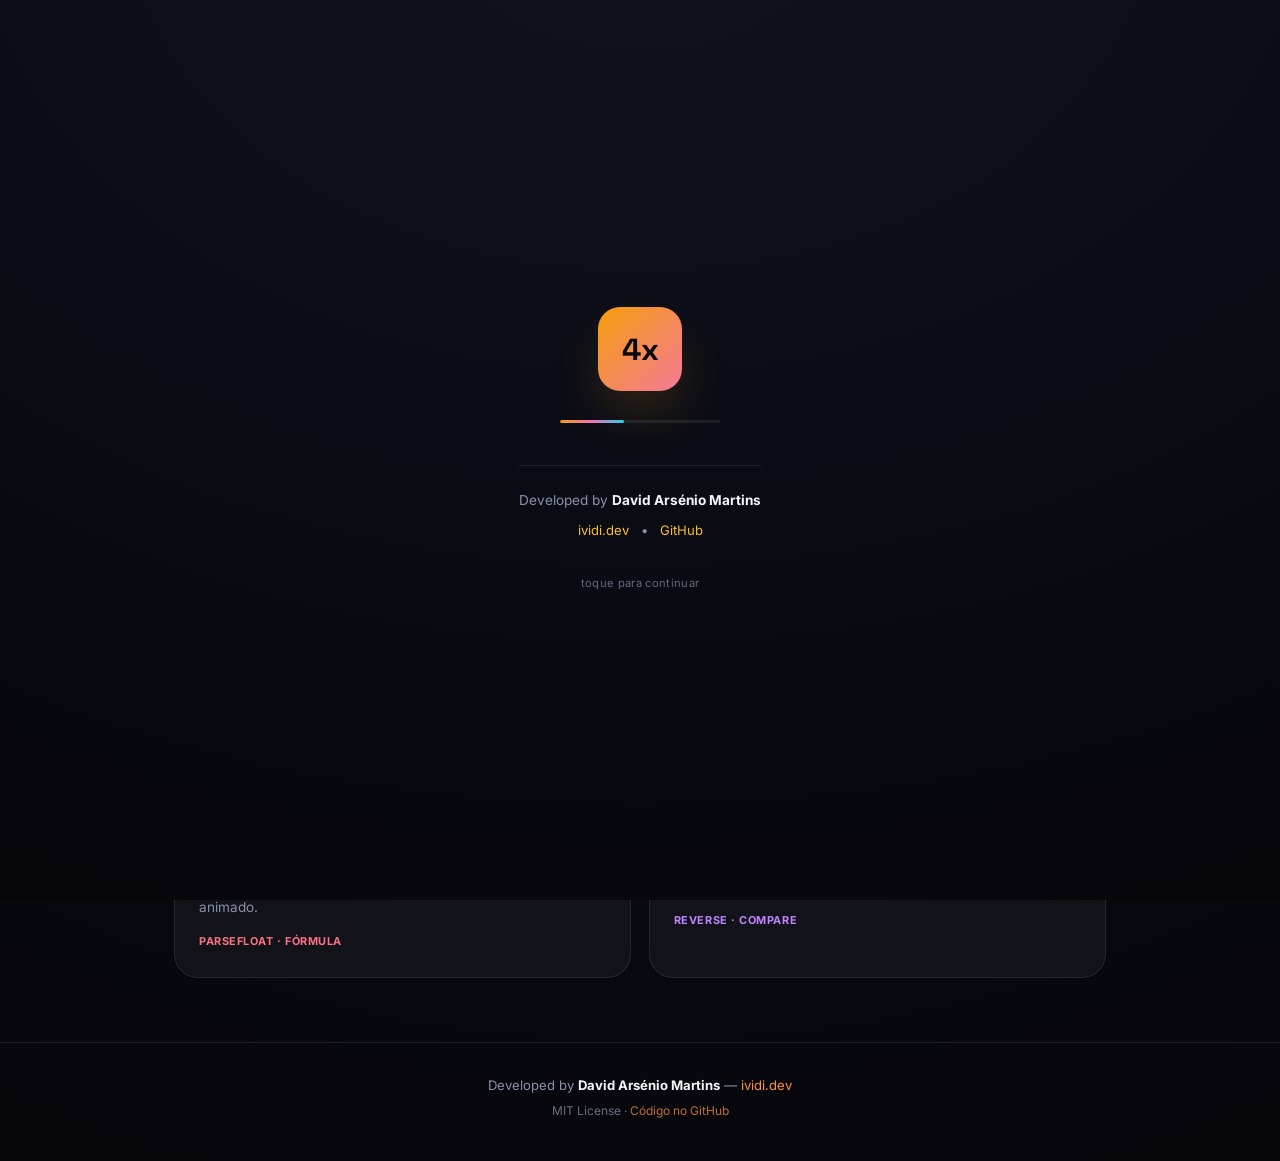
<file: index.html>
<!DOCTYPE html>
<html lang="pt">
<head>
<meta charset="UTF-8" />
<meta name="viewport" content="width=device-width, initial-scale=1.0" />
<title data-i18n="home.pageTitle">4 Exercises — Desafios de Lógica em JavaScript</title>
<meta name="description" data-i18n-content="home.metaDesc" content="Quatro exercícios interativos de JavaScript: anagrama, contador de vogais, conversor de temperatura e palíndromo. Por David Arsénio Martins." />

<meta property="og:title" data-i18n-content="home.pageTitle" content="4 Exercises — Desafios de Lógica em JavaScript" />
<meta property="og:description" data-i18n-content="home.metaDesc" content="Quatro exercícios interativos de lógica em JavaScript, com um design moderno e animado." />
<meta property="og:type" content="website" />
<meta property="og:url" content="https://ividi.dev/" />

<link rel="icon" href="data:image/svg+xml,%3Csvg xmlns='http://www.w3.org/2000/svg' viewBox='0 0 100 100'%3E%3Crect width='100' height='100' rx='24' fill='%230b0d16'/%3E%3Ctext x='50' y='66' font-size='54' font-family='sans-serif' font-weight='700' fill='%23f59e0b' text-anchor='middle'%3E4x%3C/text%3E%3C/svg%3E" />

<link rel="preconnect" href="https://fonts.googleapis.com" />
<link rel="stylesheet" href="css/style.css" />
<link rel="stylesheet" href="css/home.css" />
</head>
<body>
<div id="splash" class="splash" role="dialog" aria-label="Apresentação">
  <div class="splash-inner">
    <div class="splash-mark">4x</div>
    <div class="splash-bar"><span></span></div>
    <div class="splash-credit">
      <p class="splash-dev">Developed by <strong>David Arsénio Martins</strong></p>
      <div class="splash-links">
        <a href="https://ividi.dev/" target="_blank" rel="noopener">ividi.dev</a>
        <span class="dot-sep">•</span>
        <a href="https://github.com/VidiPT89/4exercisesHD" target="_blank" rel="noopener">GitHub</a>
      </div>
    </div>
    <p class="splash-skip" data-i18n="splash.skip">toque para continuar</p>
  </div>
</div>

<div class="bg-orbs" aria-hidden="true">
  <span class="orb orb-1"></span>
  <span class="orb orb-2"></span>
  <span class="orb orb-3"></span>
</div>
<div class="grain" aria-hidden="true"></div>

<header class="site-nav">
  <div class="nav-inner">
    <a href="index.html" class="brand"><span class="brand-mark">4x</span>4 Exercises</a>
    <div class="nav-right">
      <nav class="nav-links">
        <a href="anagrama.html" data-i18n="nav.anagrama">🔤 Anagrama</a>
        <a href="contador.html" data-i18n="nav.contador">🔢 Vogais</a>
        <a href="conversor.html" data-i18n="nav.conversor">🌡️ Temperatura</a>
        <a href="palindromo.html" data-i18n="nav.palindromo">🔁 Palíndromo</a>
      </nav>
      <div class="lang-switch" role="group" aria-label="Idioma / Language">
        <button class="lang-btn" data-lang="pt" onclick="setLang('pt')">PT</button>
        <button class="lang-btn" data-lang="en" onclick="setLang('en')">EN</button>
      </div>
    </div>
  </div>
</header>

<main class="home">
  <section class="hero">
    <span class="kicker"><span class="dot"></span> <span data-i18n="home.kicker">live demo · vanilla JS</span></span>
    <h1 data-i18n-html="home.title">4 exercícios de <span class="grad">lógica em JavaScript</span></h1>
    <p data-i18n="home.lead">Quatro mini-desafios clássicos — manipulação de strings, loops, condicionais e DOM —
       reconstruídos com uma interface moderna, animada e pronta para demonstração ao vivo.</p>
    <div class="stack">
      <span>HTML5</span>
      <span>CSS3</span>
      <span>JavaScript</span>
      <span data-i18n="home.stack.zero">Zero dependências</span>
    </div>
  </section>

  <section class="grid" id="cards">
    <a href="anagrama.html" class="card">
      <div class="card-top">
        <div class="card-icon">🔤</div>
        <div class="card-arrow">↗</div>
      </div>
      <h3 data-i18n="home.card1.title">Anagrama</h3>
      <p data-i18n="home.card1.desc">Verifica se duas palavras são anagramas comparando letras ordenadas.</p>
      <span class="card-tag">split · sort · join</span>
    </a>

    <a href="contador.html" class="card">
      <div class="card-top">
        <div class="card-icon">🔢</div>
        <div class="card-arrow">↗</div>
      </div>
      <h3 data-i18n="home.card2.title">Contador de Vogais</h3>
      <p data-i18n="home.card2.desc">Percorre um texto letra a letra e conta as vogais em tempo real.</p>
      <span class="card-tag">for loop · includes</span>
    </a>

    <a href="conversor.html" class="card">
      <div class="card-top">
        <div class="card-icon">🌡️</div>
        <div class="card-arrow">↗</div>
      </div>
      <h3 data-i18n="home.card3.title">Conversor de Temperatura</h3>
      <p data-i18n="home.card3.desc">Converte entre Celsius e Fahrenheit com um termómetro animado.</p>
      <span class="card-tag">parseFloat · fórmula</span>
    </a>

    <a href="palindromo.html" class="card">
      <div class="card-top">
        <div class="card-icon">🔁</div>
        <div class="card-arrow">↗</div>
      </div>
      <h3 data-i18n="home.card4.title">Palíndromo</h3>
      <p data-i18n="home.card4.desc">Inverte o texto e compara com o original, com espelho ao vivo.</p>
      <span class="card-tag">reverse · compare</span>
    </a>
  </section>
</main>

<footer class="site-footer">
  <p>Developed by <strong>David Arsénio Martins</strong> — <a href="https://ividi.dev/" target="_blank" rel="noopener">ividi.dev</a></p>
  <p class="fine-print" data-i18n-html="footer.license">MIT License · <a href="https://github.com/VidiPT89/4exercisesHD" target="_blank" rel="noopener">Código no GitHub</a></p>
</footer>

<script src="js/i18n.js"></script>
<script src="js/app.js"></script>
<script src="js/splash.js"></script>
</body>
</html>
</file>
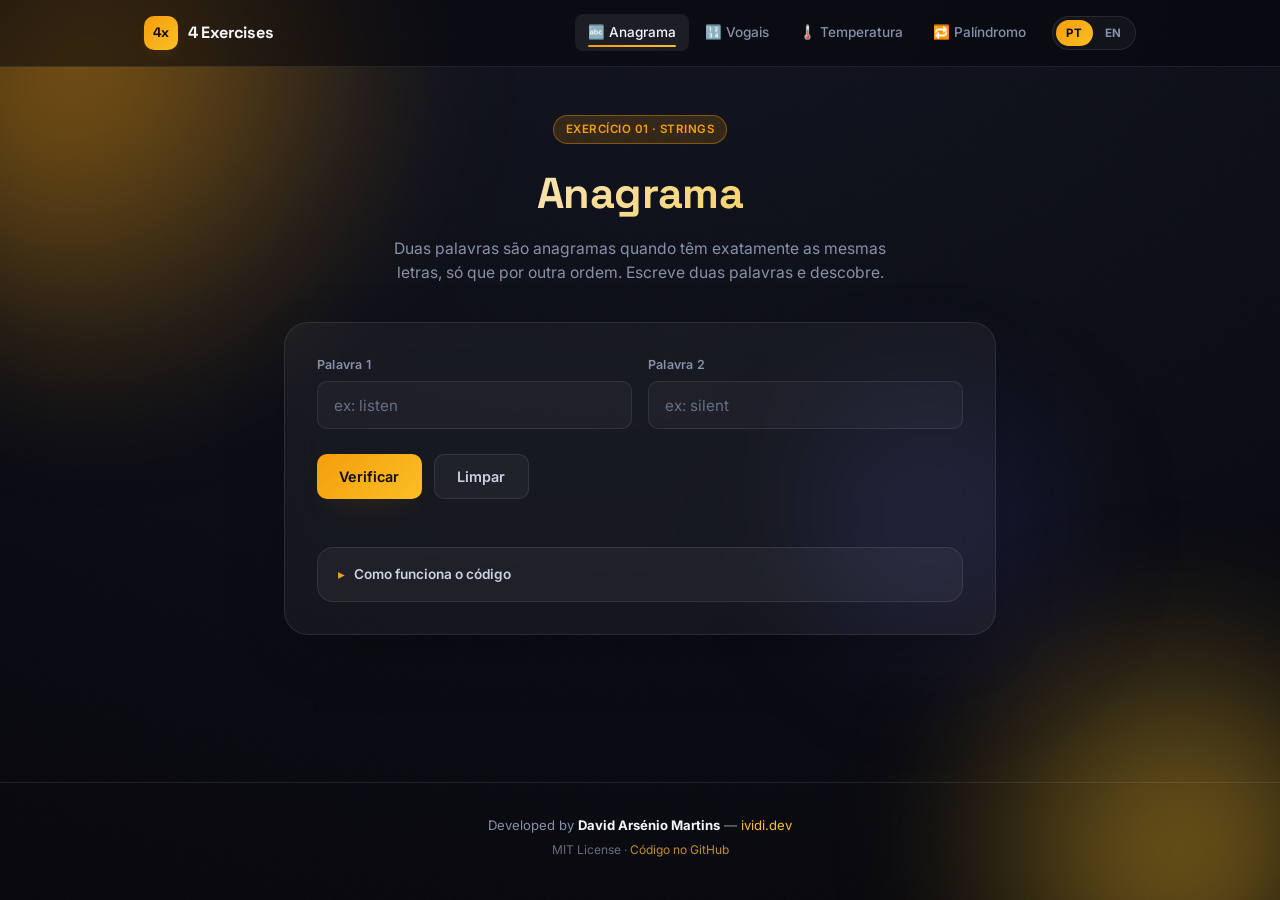
<file: anagrama.html>
<!DOCTYPE html>
<html lang="pt" class="theme-anagrama">
<head>
<meta charset="UTF-8" />
<meta name="viewport" content="width=device-width, initial-scale=1.0" />
<title data-i18n="anagrama.pageTitle">Anagrama — 4 Exercises</title>
<meta name="description" data-i18n-content="anagrama.metaDesc" content="Verifica se duas palavras são anagramas, com visualização animada das letras ordenadas." />
<link rel="icon" href="data:image/svg+xml,%3Csvg xmlns='http://www.w3.org/2000/svg' viewBox='0 0 100 100'%3E%3Crect width='100' height='100' rx='24' fill='%230b0d16'/%3E%3Ctext x='50' y='68' font-size='54' text-anchor='middle'%3E%F0%9F%94%A4%3C/text%3E%3C/svg%3E" />
<link rel="preconnect" href="https://fonts.googleapis.com" />
<link rel="stylesheet" href="css/style.css" />
<link rel="stylesheet" href="css/anagrama.css" />
</head>
<body>
<div class="bg-orbs" aria-hidden="true">
  <span class="orb orb-1"></span>
  <span class="orb orb-2"></span>
  <span class="orb orb-3"></span>
</div>
<div class="grain" aria-hidden="true"></div>

<header class="site-nav">
  <div class="nav-inner">
    <a href="index.html" class="brand"><span class="brand-mark">4x</span>4 Exercises</a>
    <div class="nav-right">
      <nav class="nav-links">
        <a href="anagrama.html" data-i18n="nav.anagrama">🔤 Anagrama</a>
        <a href="contador.html" data-i18n="nav.contador">🔢 Vogais</a>
        <a href="conversor.html" data-i18n="nav.conversor">🌡️ Temperatura</a>
        <a href="palindromo.html" data-i18n="nav.palindromo">🔁 Palíndromo</a>
      </nav>
      <div class="lang-switch" role="group" aria-label="Idioma / Language">
        <button class="lang-btn" data-lang="pt" onclick="setLang('pt')">PT</button>
        <button class="lang-btn" data-lang="en" onclick="setLang('en')">EN</button>
      </div>
    </div>
  </div>
</header>

<main>
  <section class="exercise-hero">
    <span class="badge" data-i18n="anagrama.badge">Exercício 01 · Strings</span>
    <h1 data-i18n="anagrama.h1">Anagrama</h1>
    <p class="lead" data-i18n="anagrama.lead">Duas palavras são anagramas quando têm exatamente as mesmas letras, só que por outra ordem. Escreve duas palavras e descobre.</p>
  </section>

  <section class="panel">
    <div class="row-2">
      <div class="field">
        <label for="palavra1" data-i18n="anagrama.label1">Palavra 1</label>
        <input class="input" type="text" id="palavra1" data-i18n-placeholder="anagrama.placeholder1" placeholder="ex: listen" autocomplete="off" />
      </div>
      <div class="field">
        <label for="palavra2" data-i18n="anagrama.label2">Palavra 2</label>
        <input class="input" type="text" id="palavra2" data-i18n-placeholder="anagrama.placeholder2" placeholder="ex: silent" autocomplete="off" />
      </div>
    </div>

    <div class="actions">
      <button class="btn btn-primary" onclick="verificar()" data-i18n="anagrama.btnCheck">Verificar</button>
      <button class="btn btn-ghost" onclick="limpar()" data-i18n="anagrama.btnClear">Limpar</button>
    </div>

    <div class="result" id="resultado"></div>

    <div class="tiles-wrap" id="tilesWrap">
      <div class="tiles-row">
        <span class="tiles-label" data-i18n="anagrama.tilesLabel1">Palavra 1 ordenada</span>
        <div class="tiles" id="tiles1"></div>
      </div>
      <div class="tiles-row">
        <span class="tiles-label" data-i18n="anagrama.tilesLabel2">Palavra 2 ordenada</span>
        <div class="tiles" id="tiles2"></div>
      </div>
    </div>

    <details class="how">
      <summary data-i18n="anagrama.howSummary">Como funciona o código</summary>
      <div class="how-body">
        <p data-i18n-html="anagrama.howBody">Cada palavra é passada para minúsculas, sem espaços, depois dividida em letras com <code>split("")</code>, ordenada alfabeticamente com <code>sort()</code> e reconstruída com <code>join("")</code>. Se as duas strings resultantes forem iguais, são anagramas.</p>
        <pre>a = a.toLowerCase().replace(/ /g, "").split("").sort().join("");
b = b.toLowerCase().replace(/ /g, "").split("").sort().join("");
a === b // true → anagramas</pre>
      </div>
    </details>
  </section>
</main>

<footer class="site-footer">
  <p>Developed by <strong>David Arsénio Martins</strong> — <a href="https://ividi.dev/" target="_blank" rel="noopener">ividi.dev</a></p>
  <p class="fine-print" data-i18n-html="footer.license">MIT License · <a href="https://github.com/VidiPT89/4exercisesHD" target="_blank" rel="noopener">Código no GitHub</a></p>
</footer>

<script src="js/i18n.js"></script>
<script src="js/app.js"></script>
<script src="js/anagrama.js"></script>
</body>
</html>
</file>
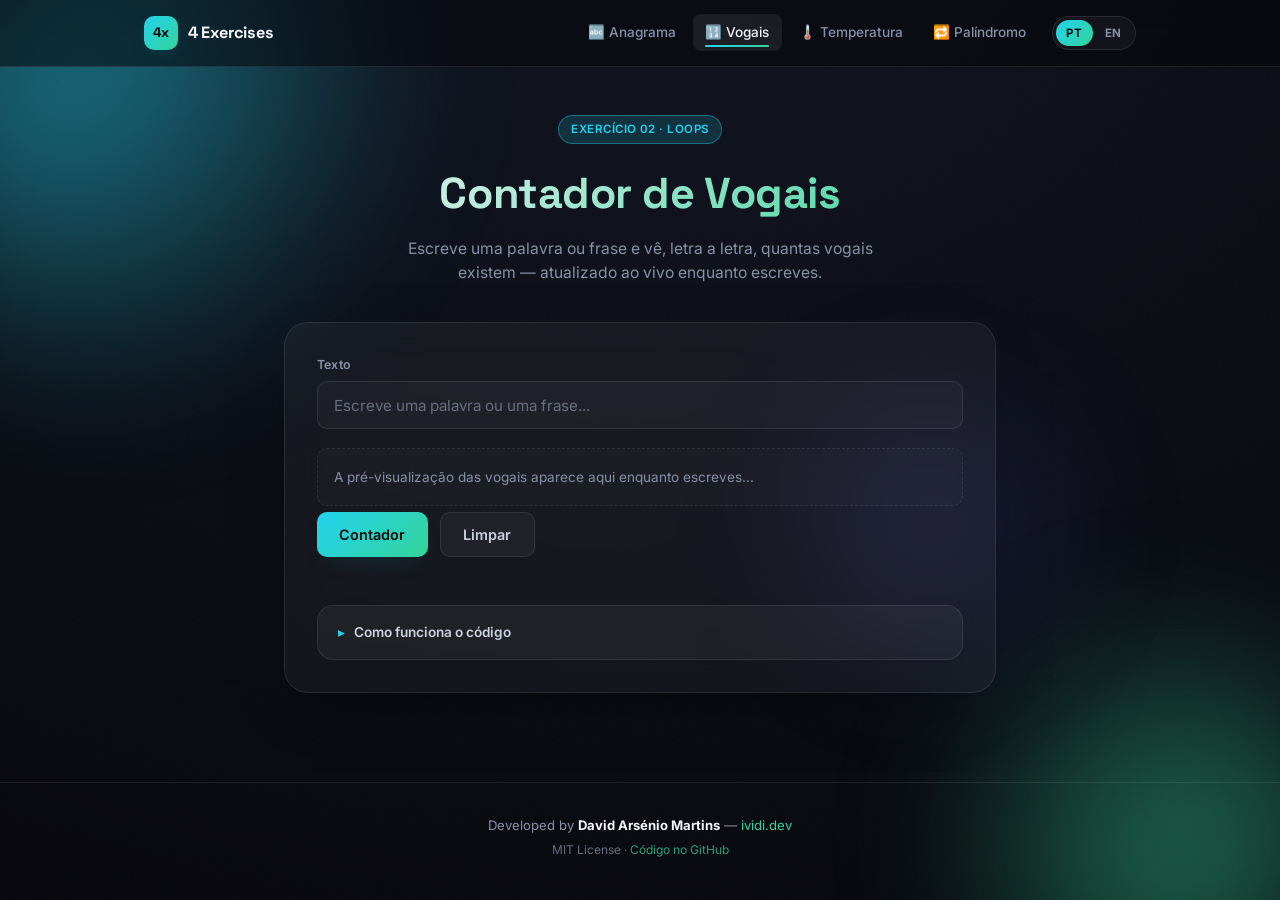
<file: contador.html>
<!DOCTYPE html>
<html lang="pt" class="theme-contador">
<head>
<meta charset="UTF-8" />
<meta name="viewport" content="width=device-width, initial-scale=1.0" />
<title data-i18n="contador.pageTitle">Contador de Vogais — 4 Exercises</title>
<meta name="description" data-i18n-content="contador.metaDesc" content="Conta as vogais de uma palavra ou frase em tempo real, com destaque animado das letras." />
<link rel="icon" href="data:image/svg+xml,%3Csvg xmlns='http://www.w3.org/2000/svg' viewBox='0 0 100 100'%3E%3Crect width='100' height='100' rx='24' fill='%230b0d16'/%3E%3Ctext x='50' y='68' font-size='54' text-anchor='middle'%3E%F0%9F%94%A2%3C/text%3E%3C/svg%3E" />
<link rel="preconnect" href="https://fonts.googleapis.com" />
<link rel="stylesheet" href="css/style.css" />
<link rel="stylesheet" href="css/contador.css" />
</head>
<body>
<div class="bg-orbs" aria-hidden="true">
  <span class="orb orb-1"></span>
  <span class="orb orb-2"></span>
  <span class="orb orb-3"></span>
</div>
<div class="grain" aria-hidden="true"></div>

<header class="site-nav">
  <div class="nav-inner">
    <a href="index.html" class="brand"><span class="brand-mark">4x</span>4 Exercises</a>
    <div class="nav-right">
      <nav class="nav-links">
        <a href="anagrama.html" data-i18n="nav.anagrama">🔤 Anagrama</a>
        <a href="contador.html" data-i18n="nav.contador">🔢 Vogais</a>
        <a href="conversor.html" data-i18n="nav.conversor">🌡️ Temperatura</a>
        <a href="palindromo.html" data-i18n="nav.palindromo">🔁 Palíndromo</a>
      </nav>
      <div class="lang-switch" role="group" aria-label="Idioma / Language">
        <button class="lang-btn" data-lang="pt" onclick="setLang('pt')">PT</button>
        <button class="lang-btn" data-lang="en" onclick="setLang('en')">EN</button>
      </div>
    </div>
  </div>
</header>

<main>
  <section class="exercise-hero">
    <span class="badge" data-i18n="contador.badge">Exercício 02 · Loops</span>
    <h1 data-i18n="contador.h1">Contador de Vogais</h1>
    <p class="lead" data-i18n="contador.lead">Escreve uma palavra ou frase e vê, letra a letra, quantas vogais existem — atualizado ao vivo enquanto escreves.</p>
  </section>

  <section class="panel">
    <div class="field">
      <label for="texto" data-i18n="contador.label">Texto</label>
      <input class="input" type="text" id="texto" data-i18n-placeholder="contador.placeholder" placeholder="Escreve uma palavra ou uma frase..." autocomplete="off" />
    </div>

    <div class="preview" id="preview"></div>

    <div class="actions">
      <button class="btn btn-primary" onclick="contador()" data-i18n="contador.btnCount">Contador</button>
      <button class="btn btn-ghost" onclick="limpar()" data-i18n="contador.btnClear">Limpar</button>
    </div>

    <div class="result" id="resultado"></div>

    <div class="counter-big" id="counterBig" style="display:none;">
      <span class="num" id="counterNum">0</span>
      <span class="label" data-i18n="contador.counterLabel">vogais encontradas</span>
    </div>

    <details class="how">
      <summary data-i18n="contador.howSummary">Como funciona o código</summary>
      <div class="how-body">
        <p data-i18n-html="contador.howBody">O texto é passado para minúsculas e percorrido caractere a caractere com um ciclo <code>for</code>. Cada letra é testada com <code>"aeiou".includes(letra)</code> — se for vogal, o contador soma 1.</p>
        <pre>for (let i = 0; i < texto.length; i++) {
  if ("aeiou".includes(texto[i])) total++;
}</pre>
      </div>
    </details>
  </section>
</main>

<footer class="site-footer">
  <p>Developed by <strong>David Arsénio Martins</strong> — <a href="https://ividi.dev/" target="_blank" rel="noopener">ividi.dev</a></p>
  <p class="fine-print" data-i18n-html="footer.license">MIT License · <a href="https://github.com/VidiPT89/4exercisesHD" target="_blank" rel="noopener">Código no GitHub</a></p>
</footer>

<script src="js/i18n.js"></script>
<script src="js/app.js"></script>
<script src="js/contador.js"></script>
</body>
</html>
</file>
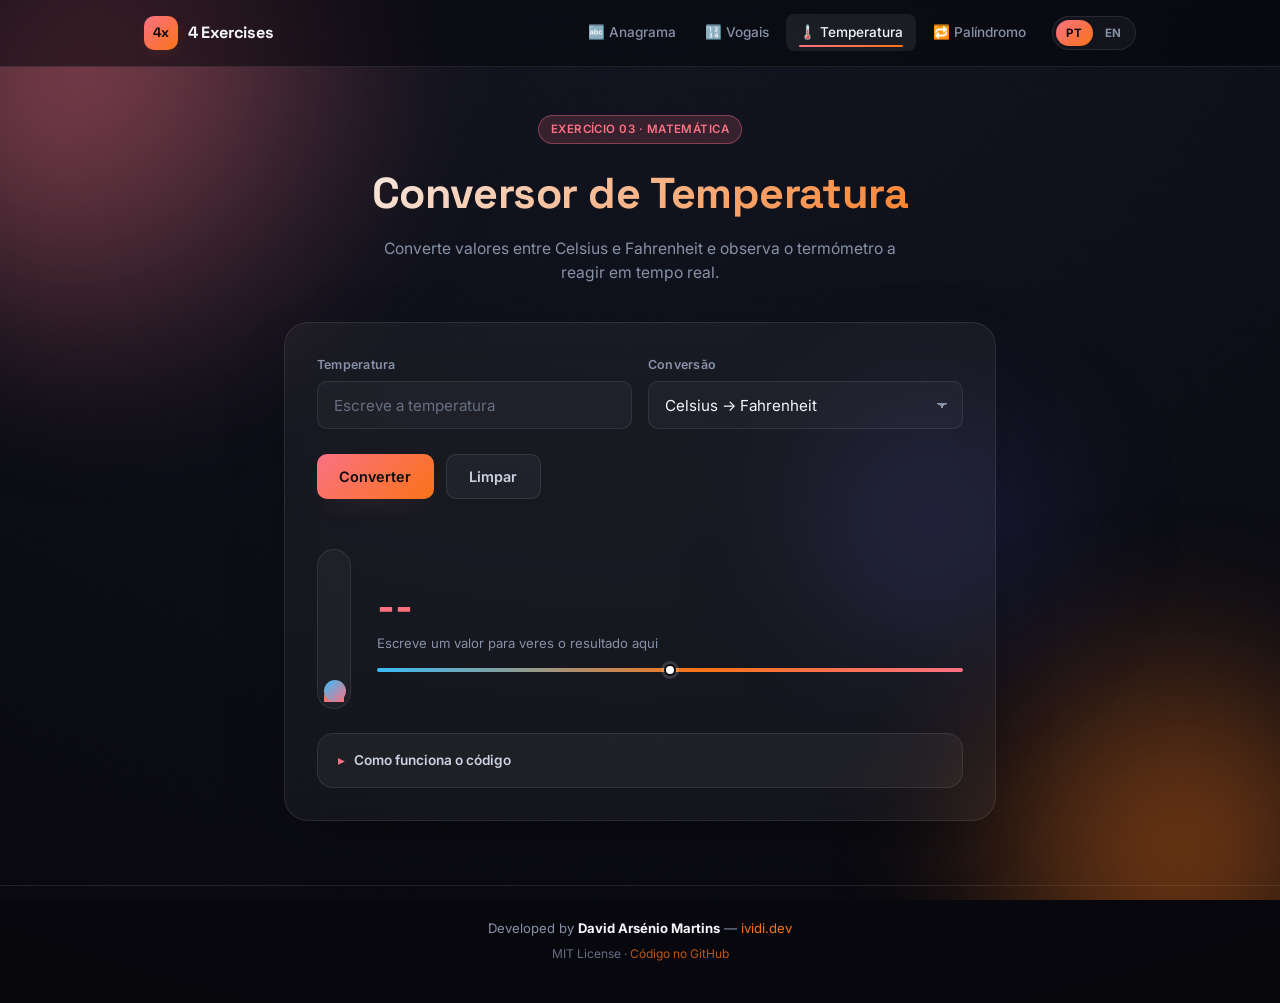
<file: conversor.html>
<!DOCTYPE html>
<html lang="pt" class="theme-conversor">
<head>
<meta charset="UTF-8" />
<meta name="viewport" content="width=device-width, initial-scale=1.0" />
<title data-i18n="conversor.pageTitle">Conversor de Temperatura — 4 Exercises</title>
<meta name="description" data-i18n-content="conversor.metaDesc" content="Converte temperaturas entre Celsius e Fahrenheit com um termómetro animado em tempo real." />
<link rel="icon" href="data:image/svg+xml,%3Csvg xmlns='http://www.w3.org/2000/svg' viewBox='0 0 100 100'%3E%3Crect width='100' height='100' rx='24' fill='%230b0d16'/%3E%3Ctext x='50' y='68' font-size='54' text-anchor='middle'%3E%F0%9F%8C%A1%EF%B8%8F%3C/text%3E%3C/svg%3E" />
<link rel="preconnect" href="https://fonts.googleapis.com" />
<link rel="stylesheet" href="css/style.css" />
<link rel="stylesheet" href="css/conversor.css" />
</head>
<body>
<div class="bg-orbs" aria-hidden="true">
  <span class="orb orb-1"></span>
  <span class="orb orb-2"></span>
  <span class="orb orb-3"></span>
</div>
<div class="grain" aria-hidden="true"></div>

<header class="site-nav">
  <div class="nav-inner">
    <a href="index.html" class="brand"><span class="brand-mark">4x</span>4 Exercises</a>
    <div class="nav-right">
      <nav class="nav-links">
        <a href="anagrama.html" data-i18n="nav.anagrama">🔤 Anagrama</a>
        <a href="contador.html" data-i18n="nav.contador">🔢 Vogais</a>
        <a href="conversor.html" data-i18n="nav.conversor">🌡️ Temperatura</a>
        <a href="palindromo.html" data-i18n="nav.palindromo">🔁 Palíndromo</a>
      </nav>
      <div class="lang-switch" role="group" aria-label="Idioma / Language">
        <button class="lang-btn" data-lang="pt" onclick="setLang('pt')">PT</button>
        <button class="lang-btn" data-lang="en" onclick="setLang('en')">EN</button>
      </div>
    </div>
  </div>
</header>

<main>
  <section class="exercise-hero">
    <span class="badge" data-i18n="conversor.badge">Exercício 03 · Matemática</span>
    <h1 data-i18n="conversor.h1">Conversor de Temperatura</h1>
    <p class="lead" data-i18n="conversor.lead">Converte valores entre Celsius e Fahrenheit e observa o termómetro a reagir em tempo real.</p>
  </section>

  <section class="panel">
    <div class="row-2">
      <div class="field">
        <label for="valor" data-i18n="conversor.labelValor">Temperatura</label>
        <input class="input" type="number" id="valor" data-i18n-placeholder="conversor.placeholderValor" placeholder="Escreve a temperatura" step="any" />
      </div>
      <div class="field">
        <label for="tipo" data-i18n="conversor.labelTipo">Conversão</label>
        <select class="input" id="tipo">
          <option value="cf" data-i18n="conversor.optionCF">Celsius → Fahrenheit</option>
          <option value="fc" data-i18n="conversor.optionFC">Fahrenheit → Celsius</option>
        </select>
      </div>
    </div>

    <div class="actions">
      <button class="btn btn-primary" onclick="converter()" data-i18n="conversor.btnConvert">Converter</button>
      <button class="btn btn-ghost" onclick="limpar()" data-i18n="conversor.btnClear">Limpar</button>
    </div>

    <div class="result" id="resultado"></div>

    <div class="gauge-wrap">
      <div class="thermo"><div class="thermo-fill" id="thermoFill"></div></div>
      <div class="gauge-info">
        <div class="gauge-value" id="gaugeValue">--</div>
        <div class="gauge-sub" id="gaugeSub" data-i18n="conversor.gaugeDefault">Escreve um valor para veres o resultado aqui</div>
        <div class="gauge-scale"><span class="gauge-marker" id="gaugeMarker" style="left:50%"></span></div>
      </div>
    </div>

    <details class="how">
      <summary data-i18n="conversor.howSummary">Como funciona o código</summary>
      <div class="how-body">
        <p data-i18n-html="conversor.howBody">O valor é convertido para número com <code>parseFloat</code>. Depois é aplicada a fórmula certa consoante o tipo de conversão escolhido, e o resultado é arredondado a duas casas decimais com <code>toFixed(2)</code>.</p>
        <pre>C → F:  (valor * 9 / 5) + 32
F → C:  (valor - 32) * 5 / 9</pre>
      </div>
    </details>
  </section>
</main>

<footer class="site-footer">
  <p>Developed by <strong>David Arsénio Martins</strong> — <a href="https://ividi.dev/" target="_blank" rel="noopener">ividi.dev</a></p>
  <p class="fine-print" data-i18n-html="footer.license">MIT License · <a href="https://github.com/VidiPT89/4exercisesHD" target="_blank" rel="noopener">Código no GitHub</a></p>
</footer>

<script src="js/i18n.js"></script>
<script src="js/app.js"></script>
<script src="js/conversor.js"></script>
</body>
</html>
</file>
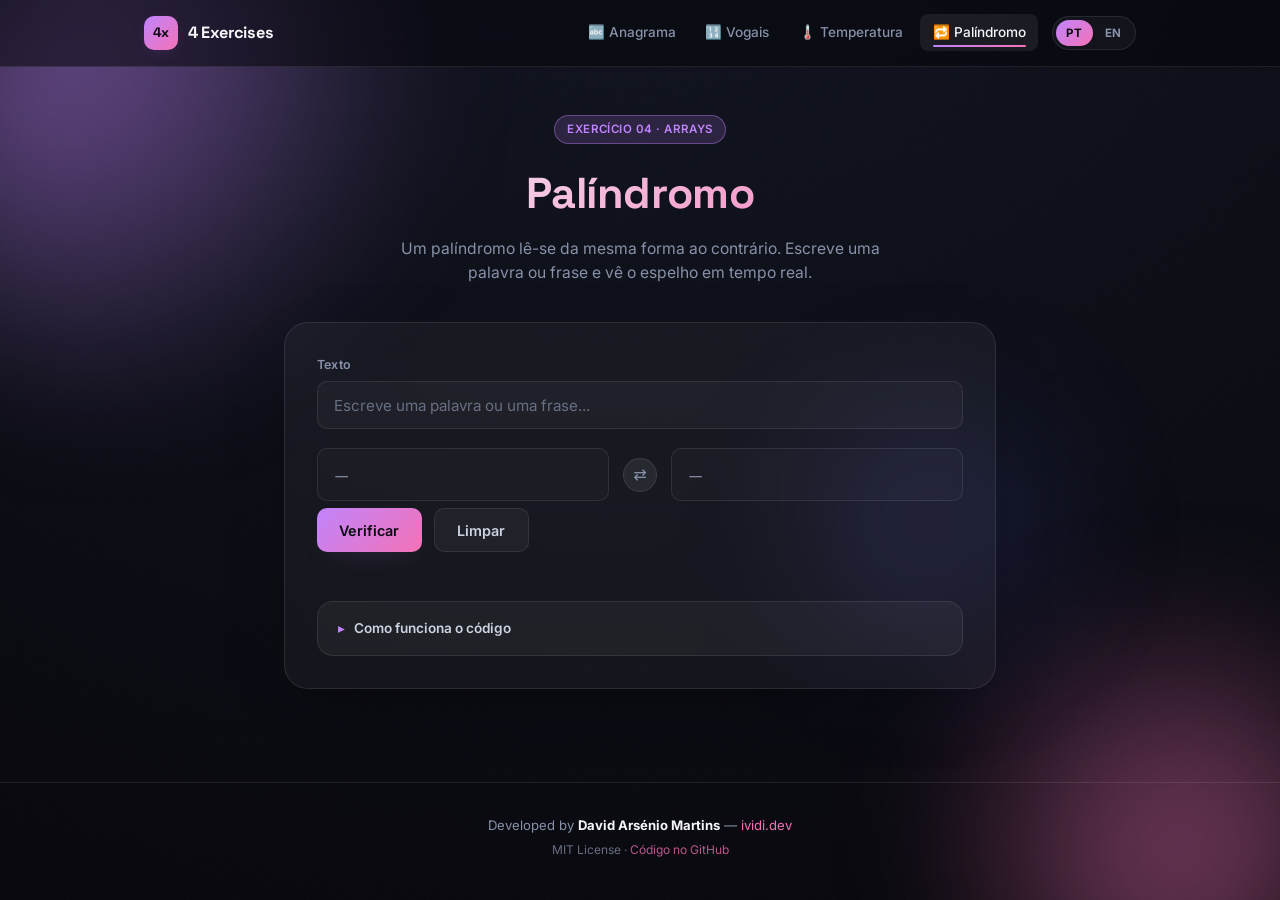
<file: palindromo.html>
<!DOCTYPE html>
<html lang="pt" class="theme-palindromo">
<head>
<meta charset="UTF-8" />
<meta name="viewport" content="width=device-width, initial-scale=1.0" />
<title data-i18n="palindromo.pageTitle">Palíndromo — 4 Exercises</title>
<meta name="description" data-i18n-content="palindromo.metaDesc" content="Verifica se uma palavra ou frase é um palíndromo, com um espelho de texto animado ao vivo." />
<link rel="icon" href="data:image/svg+xml,%3Csvg xmlns='http://www.w3.org/2000/svg' viewBox='0 0 100 100'%3E%3Crect width='100' height='100' rx='24' fill='%230b0d16'/%3E%3Ctext x='50' y='68' font-size='54' text-anchor='middle'%3E%F0%9F%94%81%3C/text%3E%3C/svg%3E" />
<link rel="preconnect" href="https://fonts.googleapis.com" />
<link rel="stylesheet" href="css/style.css" />
<link rel="stylesheet" href="css/palindromo.css" />
</head>
<body>
<div class="bg-orbs" aria-hidden="true">
  <span class="orb orb-1"></span>
  <span class="orb orb-2"></span>
  <span class="orb orb-3"></span>
</div>
<div class="grain" aria-hidden="true"></div>

<header class="site-nav">
  <div class="nav-inner">
    <a href="index.html" class="brand"><span class="brand-mark">4x</span>4 Exercises</a>
    <div class="nav-right">
      <nav class="nav-links">
        <a href="anagrama.html" data-i18n="nav.anagrama">🔤 Anagrama</a>
        <a href="contador.html" data-i18n="nav.contador">🔢 Vogais</a>
        <a href="conversor.html" data-i18n="nav.conversor">🌡️ Temperatura</a>
        <a href="palindromo.html" data-i18n="nav.palindromo">🔁 Palíndromo</a>
      </nav>
      <div class="lang-switch" role="group" aria-label="Idioma / Language">
        <button class="lang-btn" data-lang="pt" onclick="setLang('pt')">PT</button>
        <button class="lang-btn" data-lang="en" onclick="setLang('en')">EN</button>
      </div>
    </div>
  </div>
</header>

<main>
  <section class="exercise-hero">
    <span class="badge" data-i18n="palindromo.badge">Exercício 04 · Arrays</span>
    <h1 data-i18n="palindromo.h1">Palíndromo</h1>
    <p class="lead" data-i18n="palindromo.lead">Um palíndromo lê-se da mesma forma ao contrário. Escreve uma palavra ou frase e vê o espelho em tempo real.</p>
  </section>

  <section class="panel">
    <div class="field">
      <label for="texto" data-i18n="palindromo.label">Texto</label>
      <input class="input" type="text" id="texto" data-i18n-placeholder="palindromo.placeholder" placeholder="Escreve uma palavra ou uma frase..." autocomplete="off" />
    </div>

    <div class="mirror">
      <div class="mirror-side" id="original"></div>
      <div class="mirror-icon" id="mirrorIcon">⇄</div>
      <div class="mirror-side" id="invertido"></div>
    </div>
    <div class="confetti-layer" id="confetti"></div>

    <div class="actions">
      <button class="btn btn-primary" onclick="verificar()" data-i18n="palindromo.btnCheck">Verificar</button>
      <button class="btn btn-ghost" onclick="limpar()" data-i18n="palindromo.btnClear">Limpar</button>
    </div>

    <div class="result" id="resultado"></div>

    <details class="how">
      <summary data-i18n="palindromo.howSummary">Como funciona o código</summary>
      <div class="how-body">
        <p data-i18n-html="palindromo.howBody">O texto é dividido em letras com <code>split("")</code>, invertido com <code>reverse()</code> e reconstruído com <code>join("")</code>. Se o resultado for igual ao texto original, é um palíndromo.</p>
        <pre>const invertido = texto.split("").reverse().join("");
texto === invertido // true → palíndromo</pre>
      </div>
    </details>
  </section>
</main>

<footer class="site-footer">
  <p>Developed by <strong>David Arsénio Martins</strong> — <a href="https://ividi.dev/" target="_blank" rel="noopener">ividi.dev</a></p>
  <p class="fine-print" data-i18n-html="footer.license">MIT License · <a href="https://github.com/VidiPT89/4exercisesHD" target="_blank" rel="noopener">Código no GitHub</a></p>
</footer>

<script src="js/i18n.js"></script>
<script src="js/app.js"></script>
<script src="js/palindromo.js"></script>
</body>
</html>
</file>
<file: css/style.css>
/* =========================================================
   4 Exercises HD — Shared Design System
   Developed by David Arsénio Martins — https://ividi.dev/
   ========================================================= */

@import url('https://fonts.googleapis.com/css2?family=Space+Grotesk:wght@500;600;700&family=Inter:wght@400;500;600;700&display=swap');

:root {
  --bg-0: #06060b;
  --bg-1: #0b0d16;
  --bg-2: #10131f;
  --ink-0: #f5f6fa;
  --ink-1: #cbd2e1;
  --ink-2: #8791a8;
  --line: rgba(255, 255, 255, 0.09);
  --glass: rgba(255, 255, 255, 0.045);
  --glass-strong: rgba(255, 255, 255, 0.07);
  --danger: #f87171;
  --success: #34d399;

  /* default accent (home) */
  --accent: #f59e0b;
  --accent-2: #fb923c;
  --accent-soft: rgba(245, 158, 11, 0.16);

  --radius-sm: 10px;
  --radius-md: 16px;
  --radius-lg: 24px;
  --ease: cubic-bezier(0.22, 1, 0.36, 1);
  --font-head: 'Space Grotesk', system-ui, -apple-system, sans-serif;
  --font-body: 'Inter', system-ui, -apple-system, sans-serif;
}

html.theme-anagrama   { --accent: #f59e0b; --accent-2: #fbbf24; --accent-soft: rgba(245, 158, 11, .16); }
html.theme-contador   { --accent: #22d3ee; --accent-2: #34d399; --accent-soft: rgba(34, 211, 238, .16); }
html.theme-conversor  { --accent: #fb7185; --accent-2: #f97316; --accent-soft: rgba(251, 113, 133, .16); }
html.theme-palindromo { --accent: #c084fc; --accent-2: #f472b6; --accent-soft: rgba(192, 132, 252, .16); }

* { margin: 0; padding: 0; box-sizing: border-box; }

html { scroll-behavior: smooth; }

body {
  min-height: 100vh;
  background: radial-gradient(120% 120% at 50% -10%, var(--bg-2) 0%, var(--bg-1) 45%, var(--bg-0) 100%);
  color: var(--ink-1);
  font-family: var(--font-body);
  line-height: 1.55;
  overflow-x: hidden;
  position: relative;
  display: flex;
  flex-direction: column;
}

h1, h2, h3, .brand { font-family: var(--font-head); color: var(--ink-0); letter-spacing: -0.01em; }

a { color: inherit; }

::selection { background: var(--accent); color: #0a0a0f; }

/* ---------- ambient background orbs ---------- */
.bg-orbs {
  position: fixed;
  inset: 0;
  z-index: 0;
  pointer-events: none;
  overflow: hidden;
}

.orb {
  position: absolute;
  border-radius: 50%;
  filter: blur(70px);
  opacity: 0.55;
  will-change: transform;
}

.orb-1 {
  width: 42vw; height: 42vw;
  top: -12%; left: -8%;
  background: radial-gradient(circle at 30% 30%, var(--accent), transparent 70%);
  animation: float1 22s var(--ease) infinite alternate;
}

.orb-2 {
  width: 34vw; height: 34vw;
  bottom: -14%; right: -6%;
  background: radial-gradient(circle at 60% 60%, var(--accent-2), transparent 70%);
  animation: float2 26s var(--ease) infinite alternate;
}

.orb-3 {
  width: 26vw; height: 26vw;
  top: 40%; left: 60%;
  background: radial-gradient(circle, #6366f1, transparent 70%);
  opacity: 0.25;
  animation: float3 30s var(--ease) infinite alternate;
}

@keyframes float1 { to { transform: translate(6vw, 8vh) scale(1.12); } }
@keyframes float2 { to { transform: translate(-5vw, -6vh) scale(1.08); } }
@keyframes float3 { to { transform: translate(-8vw, 5vh) scale(0.94); } }

.grain {
  position: fixed;
  inset: 0;
  z-index: 1;
  pointer-events: none;
  background-image: url("data:image/svg+xml,%3Csvg xmlns='http://www.w3.org/2000/svg' width='120' height='120'%3E%3Cfilter id='n'%3E%3CfeTurbulence type='fractalNoise' baseFrequency='0.9' numOctaves='2' stitchTiles='stitch'/%3E%3C/filter%3E%3Crect width='100%25' height='100%25' filter='url(%23n)' opacity='0.035'/%3E%3C/svg%3E");
}

/* ---------- nav ---------- */
.site-nav {
  position: sticky;
  top: 0;
  z-index: 20;
  backdrop-filter: blur(14px);
  -webkit-backdrop-filter: blur(14px);
  background: rgba(6, 6, 11, 0.55);
  border-bottom: 1px solid var(--line);
}

.nav-inner {
  max-width: 1040px;
  margin: 0 auto;
  padding: 0.9rem 1.5rem;
  display: flex;
  align-items: center;
  justify-content: space-between;
  gap: 1rem;
  flex-wrap: wrap;
}

.brand {
  display: flex;
  align-items: center;
  gap: 0.6rem;
  font-weight: 700;
  font-size: 1.02rem;
  text-decoration: none;
}

.brand-mark {
  display: grid;
  place-items: center;
  width: 34px;
  height: 34px;
  border-radius: 10px;
  background: linear-gradient(135deg, var(--accent), var(--accent-2));
  color: #0a0a0f;
  font-weight: 700;
  font-size: 0.85rem;
  box-shadow: 0 4px 16px -4px var(--accent-soft);
}

.nav-right {
  display: flex;
  align-items: center;
  gap: 0.85rem;
  flex-wrap: wrap;
}

.nav-links {
  display: flex;
  gap: 0.25rem;
  flex-wrap: wrap;
}

.lang-switch {
  display: flex;
  gap: 2px;
  padding: 3px;
  border-radius: 999px;
  background: var(--glass);
  border: 1px solid var(--line);
}

.lang-btn {
  border: none;
  cursor: pointer;
  background: transparent;
  color: var(--ink-2);
  font-family: var(--font-body);
  font-weight: 700;
  font-size: 0.72rem;
  letter-spacing: 0.03em;
  padding: 0.35rem 0.65rem;
  border-radius: 999px;
  transition: color 0.2s var(--ease), background 0.2s var(--ease);
}

.lang-btn:hover { color: var(--ink-0); }

.lang-btn.active {
  color: #0a0a0f;
  background: linear-gradient(135deg, var(--accent), var(--accent-2));
}

.nav-links a {
  position: relative;
  padding: 0.5rem 0.8rem;
  font-size: 0.85rem;
  font-weight: 500;
  color: var(--ink-2);
  text-decoration: none;
  border-radius: 8px;
  transition: color 0.2s var(--ease), background 0.2s var(--ease);
  white-space: nowrap;
}

.nav-links a:hover { color: var(--ink-0); background: var(--glass); }

.nav-links a.active {
  color: var(--ink-0);
  background: var(--glass-strong);
}

.nav-links a.active::after {
  content: '';
  position: absolute;
  left: 0.8rem;
  right: 0.8rem;
  bottom: 0.28rem;
  height: 2px;
  border-radius: 2px;
  background: linear-gradient(90deg, var(--accent), var(--accent-2));
}

/* ---------- layout ---------- */
main {
  position: relative;
  z-index: 2;
  flex: 1;
  width: 100%;
  max-width: 760px;
  margin: 0 auto;
  padding: 3rem 1.5rem 4rem;
}

.exercise-hero {
  text-align: center;
  margin-bottom: 2.25rem;
  animation: fadeInUp 0.7s var(--ease) both;
}

.badge {
  display: inline-flex;
  align-items: center;
  gap: 0.4rem;
  padding: 0.3rem 0.75rem;
  border-radius: 999px;
  font-size: 0.72rem;
  font-weight: 600;
  letter-spacing: 0.04em;
  text-transform: uppercase;
  color: var(--accent);
  background: var(--accent-soft);
  border: 1px solid color-mix(in srgb, var(--accent) 40%, transparent);
  margin-bottom: 1rem;
}

.exercise-hero h1 {
  font-size: clamp(2rem, 5vw, 2.7rem);
  margin-bottom: 0.6rem;
  background: linear-gradient(135deg, var(--ink-0), var(--accent-2));
  -webkit-background-clip: text;
  background-clip: text;
  color: transparent;
}

.exercise-hero .lead {
  color: var(--ink-2);
  max-width: 520px;
  margin: 0 auto;
  font-size: 0.98rem;
}

/* ---------- glass panel ---------- */
.panel {
  background: var(--glass);
  border: 1px solid var(--line);
  border-radius: var(--radius-lg);
  padding: 2rem;
  backdrop-filter: blur(18px);
  -webkit-backdrop-filter: blur(18px);
  box-shadow: 0 20px 60px -30px rgba(0, 0, 0, 0.6);
  animation: fadeInUp 0.8s 0.05s var(--ease) both;
}

@media (max-width: 560px) { .panel { padding: 1.4rem; } }

/* ---------- fields ---------- */
.field { margin-bottom: 1.15rem; }

.field label {
  display: block;
  font-size: 0.78rem;
  font-weight: 600;
  color: var(--ink-2);
  margin-bottom: 0.45rem;
  letter-spacing: 0.02em;
}

.input, select.input {
  width: 100%;
  padding: 0.85rem 1rem;
  border-radius: var(--radius-sm);
  border: 1px solid var(--line);
  background: rgba(255, 255, 255, 0.03);
  color: var(--ink-0);
  font-family: var(--font-body);
  font-size: 0.95rem;
  outline: none;
  transition: border-color 0.2s var(--ease), box-shadow 0.2s var(--ease), background 0.2s var(--ease);
}

.input::placeholder { color: var(--ink-2); opacity: 0.7; }

.input:focus, select.input:focus {
  border-color: var(--accent);
  background: rgba(255, 255, 255, 0.05);
  box-shadow: 0 0 0 4px var(--accent-soft);
}

.input.shake { animation: shake 0.4s var(--ease); border-color: var(--danger); }

select.input {
  appearance: none;
  background-image: linear-gradient(45deg, transparent 50%, var(--ink-2) 50%), linear-gradient(135deg, var(--ink-2) 50%, transparent 50%);
  background-position: calc(100% - 20px) center, calc(100% - 15px) center;
  background-size: 5px 5px, 5px 5px;
  background-repeat: no-repeat;
  padding-right: 2.4rem;
  cursor: pointer;
}

.row-2 { display: grid; grid-template-columns: 1fr 1fr; gap: 1rem; }
@media (max-width: 560px) { .row-2 { grid-template-columns: 1fr; } }

/* ---------- buttons ---------- */
.actions {
  display: flex;
  gap: 0.75rem;
  flex-wrap: wrap;
  margin-top: 0.4rem;
}

.btn {
  position: relative;
  overflow: hidden;
  border: none;
  cursor: pointer;
  font-family: var(--font-body);
  font-weight: 600;
  font-size: 0.9rem;
  padding: 0.8rem 1.4rem;
  border-radius: var(--radius-sm);
  transition: transform 0.18s var(--ease), box-shadow 0.18s var(--ease), filter 0.18s var(--ease);
  isolation: isolate;
}

.btn:active { transform: scale(0.96); }

.btn-primary {
  color: #0a0a0f;
  background: linear-gradient(135deg, var(--accent), var(--accent-2));
  box-shadow: 0 10px 30px -12px var(--accent-soft);
}

.btn-primary:hover { filter: brightness(1.08); box-shadow: 0 14px 34px -10px var(--accent-soft); transform: translateY(-2px); }

.btn-ghost {
  color: var(--ink-1);
  background: var(--glass);
  border: 1px solid var(--line);
}

.btn-ghost:hover { background: var(--glass-strong); color: var(--ink-0); transform: translateY(-2px); }

.ripple {
  position: absolute;
  border-radius: 50%;
  transform: scale(0);
  background: rgba(255, 255, 255, 0.55);
  animation: ripple 0.6s ease-out;
  pointer-events: none;
}

@keyframes ripple { to { transform: scale(2.6); opacity: 0; } }

/* ---------- result panel ---------- */
.result {
  margin-top: 1.4rem;
  padding: 0;
  max-height: 0;
  opacity: 0;
  overflow: hidden;
  border-radius: var(--radius-sm);
  transition: max-height 0.45s var(--ease), opacity 0.35s var(--ease), padding 0.35s var(--ease), margin 0.35s var(--ease);
  display: flex;
  align-items: center;
  gap: 0.75rem;
  font-weight: 600;
  font-size: 0.95rem;
  border: 1px solid transparent;
}

.result.show {
  max-height: 200px;
  opacity: 1;
  padding: 1rem 1.1rem;
  margin-top: 1.4rem;
}

.result.ok { background: rgba(52, 211, 153, 0.1); border-color: rgba(52, 211, 153, 0.35); color: #6ee7b7; }
.result.err { background: rgba(248, 113, 113, 0.1); border-color: rgba(248, 113, 113, 0.35); color: #fca5a5; }
.result.neutral { background: var(--glass-strong); border-color: var(--line); color: var(--ink-0); }

.result-icon { flex-shrink: 0; width: 22px; height: 22px; }
.result-icon svg { width: 100%; height: 100%; }
.result-icon path, .result-icon circle {
  stroke-dasharray: 60;
  stroke-dashoffset: 60;
  animation: draw 0.5s 0.1s var(--ease) forwards;
}

@keyframes draw { to { stroke-dashoffset: 0; } }

/* ---------- how it works ---------- */
.how {
  margin-top: 1.5rem;
  border: 1px solid var(--line);
  border-radius: var(--radius-md);
  background: var(--glass);
  overflow: hidden;
  animation: fadeInUp 0.9s 0.1s var(--ease) both;
}

.how summary {
  cursor: pointer;
  padding: 1rem 1.25rem;
  font-size: 0.85rem;
  font-weight: 600;
  color: var(--ink-1);
  display: flex;
  align-items: center;
  gap: 0.6rem;
  list-style: none;
}

.how summary::-webkit-details-marker { display: none; }

.how summary::before {
  content: '▸';
  color: var(--accent);
  transition: transform 0.25s var(--ease);
  display: inline-block;
}

.how[open] summary::before { transform: rotate(90deg); }

.how .how-body {
  padding: 0 1.25rem 1.25rem;
  font-size: 0.85rem;
  color: var(--ink-2);
}

.how code {
  background: rgba(255, 255, 255, 0.06);
  padding: 0.1rem 0.4rem;
  border-radius: 4px;
  font-size: 0.82em;
  color: var(--accent-2);
}

.how pre {
  background: rgba(0, 0, 0, 0.35);
  border: 1px solid var(--line);
  border-radius: 10px;
  padding: 0.9rem 1rem;
  overflow-x: auto;
  margin-top: 0.6rem;
  font-size: 0.78rem;
  line-height: 1.7;
  color: var(--ink-1);
}

/* ---------- footer ---------- */
.site-footer {
  position: relative;
  z-index: 2;
  text-align: center;
  padding: 2rem 1.5rem 2.5rem;
  color: var(--ink-2);
  font-size: 0.82rem;
  border-top: 1px solid var(--line);
}

.site-footer strong { color: var(--ink-0); }

.site-footer a {
  color: var(--accent-2);
  text-decoration: none;
  border-bottom: 1px solid transparent;
  transition: border-color 0.2s var(--ease);
}

.site-footer a:hover { border-color: currentColor; }

.site-footer .fine-print { margin-top: 0.4rem; opacity: 0.75; font-size: 0.75rem; }

/* ---------- shared keyframes / utils ---------- */
@keyframes fadeInUp {
  from { opacity: 0; transform: translateY(18px); }
  to { opacity: 1; transform: translateY(0); }
}

@keyframes shake {
  10%, 90% { transform: translateX(-1px); }
  20%, 80% { transform: translateX(2px); }
  30%, 50%, 70% { transform: translateX(-4px); }
  40%, 60% { transform: translateX(4px); }
}

@keyframes popIn {
  from { opacity: 0; transform: scale(0.6); }
  to { opacity: 1; transform: scale(1); }
}

@keyframes pulseGlow {
  0%, 100% { box-shadow: 0 0 0 0 var(--accent-soft); }
  50% { box-shadow: 0 0 0 10px transparent; }
}

.sr-only {
  position: absolute;
  width: 1px; height: 1px;
  overflow: hidden;
  clip: rect(0 0 0 0);
  white-space: nowrap;
}

@media (prefers-reduced-motion: reduce) {
  *, *::before, *::after { animation-duration: 0.001ms !important; animation-iteration-count: 1 !important; transition-duration: 0.001ms !important; }
}
</file>
<file: css/home.css>
/* Landing page specific styles */

/* ---------- intro splash ---------- */
.splash {
  position: fixed;
  inset: 0;
  z-index: 100;
  display: flex;
  align-items: center;
  justify-content: center;
  padding: 1.5rem;
  cursor: pointer;
  background: radial-gradient(120% 120% at 50% -10%, var(--bg-2) 0%, var(--bg-1) 45%, var(--bg-0) 100%);
  transition: opacity 0.6s var(--ease);
}

.splash.hide { opacity: 0; pointer-events: none; }

.splash-inner {
  text-align: center;
  animation: fadeInUp 0.7s var(--ease) both;
}

.splash-mark {
  width: 84px;
  height: 84px;
  margin: 0 auto 1.8rem;
  border-radius: 22px;
  display: grid;
  place-items: center;
  font-family: var(--font-head);
  font-weight: 700;
  font-size: 1.9rem;
  color: #0a0a0f;
  background: linear-gradient(135deg, #f59e0b, #f472b6 55%, #22d3ee);
  background-size: 220% 220%;
  box-shadow: 0 24px 60px -20px rgba(245, 158, 11, 0.45);
  animation: splashGradient 3.4s ease infinite, splashPulse 1.8s ease-in-out infinite;
}

@keyframes splashGradient {
  0%, 100% { background-position: 0% 50%; }
  50% { background-position: 100% 50%; }
}

@keyframes splashPulse {
  0%, 100% { transform: scale(1); }
  50% { transform: scale(1.06); }
}

.splash-bar {
  width: 160px;
  height: 3px;
  margin: 0 auto 2.6rem;
  border-radius: 999px;
  background: rgba(255, 255, 255, 0.08);
  overflow: hidden;
}

.splash-bar span {
  display: block;
  width: 40%;
  height: 100%;
  border-radius: 999px;
  background: linear-gradient(90deg, #f59e0b, #f472b6, #22d3ee);
  animation: splashLoad 1.6s ease-in-out infinite;
}

@keyframes splashLoad {
  0% { transform: translateX(-120%); }
  100% { transform: translateX(360%); }
}

.splash-credit {
  padding-top: 1.5rem;
  border-top: 1px solid var(--line);
}

.splash-dev {
  font-size: 0.85rem;
  color: var(--ink-2);
}

.splash-dev strong { color: var(--ink-0); }

.splash-links {
  margin-top: 0.55rem;
  font-size: 0.82rem;
}

.splash-links a {
  color: #fbbf24;
  text-decoration: none;
  border-bottom: 1px solid transparent;
  transition: border-color 0.2s var(--ease);
}

.splash-links a:hover { border-color: currentColor; }

.splash-links .dot-sep { margin: 0 0.5rem; color: var(--ink-2); }

.splash-skip {
  margin-top: 2.2rem;
  font-size: 0.7rem;
  letter-spacing: 0.03em;
  color: var(--ink-2);
  opacity: 0.7;
  animation: pulseDot 2s ease-in-out infinite;
}

main.home { max-width: 980px; padding-top: 4.5rem; }

.hero {
  text-align: center;
  margin-bottom: 3rem;
  animation: fadeInUp 0.7s var(--ease) both;
}

.hero .kicker {
  display: inline-flex;
  align-items: center;
  gap: 0.5rem;
  padding: 0.35rem 0.85rem;
  border-radius: 999px;
  font-size: 0.75rem;
  font-weight: 600;
  letter-spacing: 0.04em;
  text-transform: uppercase;
  color: #fbbf24;
  background: rgba(245, 158, 11, 0.14);
  border: 1px solid rgba(245, 158, 11, 0.35);
  margin-bottom: 1.4rem;
}

.hero .dot { width: 6px; height: 6px; border-radius: 50%; background: #34d399; box-shadow: 0 0 8px #34d399; animation: pulseDot 1.8s ease-in-out infinite; }

@keyframes pulseDot { 0%, 100% { opacity: 1; } 50% { opacity: 0.35; } }

.hero h1 {
  font-size: clamp(2.4rem, 6vw, 3.6rem);
  line-height: 1.08;
  margin-bottom: 1rem;
}

.hero h1 .grad {
  background: linear-gradient(135deg, #f59e0b, #f472b6 55%, #22d3ee);
  -webkit-background-clip: text;
  background-clip: text;
  color: transparent;
}

.hero p {
  max-width: 560px;
  margin: 0 auto;
  color: var(--ink-2);
  font-size: 1.02rem;
}

.hero-cta {
  margin-top: 1.8rem;
  display: flex;
  justify-content: center;
  gap: 0.75rem;
  flex-wrap: wrap;
}

/* stack badges */
.stack {
  display: flex;
  justify-content: center;
  gap: 0.5rem;
  flex-wrap: wrap;
  margin-top: 1.6rem;
}

.stack span {
  font-size: 0.7rem;
  font-weight: 600;
  padding: 0.3rem 0.7rem;
  border-radius: 999px;
  background: var(--glass);
  border: 1px solid var(--line);
  color: var(--ink-2);
}

/* cards grid */
.grid {
  display: grid;
  grid-template-columns: repeat(2, 1fr);
  gap: 1.1rem;
}

@media (max-width: 640px) { .grid { grid-template-columns: 1fr; } }

.card {
  --c1: var(--accent);
  --c2: var(--accent-2);
  position: relative;
  display: block;
  padding: 1.6rem 1.5rem;
  border-radius: var(--radius-lg);
  background: var(--glass);
  border: 1px solid var(--line);
  text-decoration: none;
  overflow: hidden;
  isolation: isolate;
  transition: transform 0.35s var(--ease), border-color 0.35s var(--ease), box-shadow 0.35s var(--ease);
  animation: fadeInUp 0.7s var(--ease) both;
}

.card:nth-child(1) { --c1: #f59e0b; --c2: #fbbf24; animation-delay: 0.05s; }
.card:nth-child(2) { --c1: #22d3ee; --c2: #34d399; animation-delay: 0.12s; }
.card:nth-child(3) { --c1: #fb7185; --c2: #f97316; animation-delay: 0.19s; }
.card:nth-child(4) { --c1: #c084fc; --c2: #f472b6; animation-delay: 0.26s; }

.card::before {
  content: '';
  position: absolute;
  inset: -40% -40% auto auto;
  width: 60%;
  height: 60%;
  background: radial-gradient(circle, var(--c1), transparent 70%);
  opacity: 0.18;
  z-index: -1;
  transition: opacity 0.35s var(--ease), transform 0.35s var(--ease);
}

.card:hover {
  transform: translateY(-6px);
  border-color: color-mix(in srgb, var(--c1) 45%, var(--line));
  box-shadow: 0 24px 50px -24px color-mix(in srgb, var(--c1) 55%, transparent);
}

.card:hover::before { opacity: 0.32; transform: scale(1.15); }

.card-top {
  display: flex;
  align-items: center;
  justify-content: space-between;
  margin-bottom: 1.1rem;
}

.card-icon {
  width: 46px;
  height: 46px;
  display: grid;
  place-items: center;
  border-radius: 12px;
  font-size: 1.4rem;
  background: linear-gradient(135deg, var(--c1), var(--c2));
  box-shadow: 0 8px 20px -8px color-mix(in srgb, var(--c1) 60%, transparent);
  transition: transform 0.35s var(--ease);
}

.card:hover .card-icon { transform: rotate(-8deg) scale(1.08); }

.card-arrow {
  width: 30px; height: 30px;
  display: grid;
  place-items: center;
  border-radius: 50%;
  border: 1px solid var(--line);
  color: var(--ink-2);
  transition: transform 0.35s var(--ease), color 0.35s var(--ease), border-color 0.35s var(--ease);
}

.card:hover .card-arrow { transform: translate(3px, -3px); color: var(--ink-0); border-color: var(--c1); }

.card h3 { font-size: 1.08rem; margin-bottom: 0.35rem; }
.card p { font-size: 0.85rem; color: var(--ink-2); }

.card-tag {
  display: inline-block;
  margin-top: 0.9rem;
  font-size: 0.68rem;
  font-weight: 700;
  letter-spacing: 0.05em;
  text-transform: uppercase;
  color: var(--c1);
}
</file>
<file: css/anagrama.css>
/* Anagrama — specific styles */

.tiles-wrap {
  display: none;
  margin-top: 1.4rem;
  gap: 1.2rem;
  flex-direction: column;
}

.tiles-wrap.show { display: flex; animation: fadeInUp 0.4s var(--ease) both; }

.tiles-row { display: flex; flex-direction: column; gap: 0.4rem; }

.tiles-row .tiles-label { font-size: 0.72rem; color: var(--ink-2); font-weight: 600; letter-spacing: 0.03em; }

.tiles { display: flex; flex-wrap: wrap; gap: 0.35rem; }

.tile {
  width: 34px;
  height: 34px;
  display: grid;
  place-items: center;
  border-radius: 8px;
  background: var(--glass-strong);
  border: 1px solid var(--line);
  font-family: var(--font-head);
  font-weight: 600;
  font-size: 0.95rem;
  color: var(--ink-1);
  text-transform: uppercase;
  animation: popIn 0.35s var(--ease) both;
}

.tile.match { border-color: var(--success); color: #6ee7b7; background: rgba(52, 211, 153, 0.12); }
.tile.miss { border-color: var(--danger); color: #fca5a5; background: rgba(248, 113, 113, 0.1); }
</file>
<file: css/contador.css>
/* Contador de Vogais — specific styles */

.preview {
  margin-top: 0.9rem;
  padding: 0.9rem 1rem;
  min-height: 3.2rem;
  border-radius: var(--radius-sm);
  border: 1px dashed var(--line);
  background: rgba(255, 255, 255, 0.02);
  font-size: 1rem;
  line-height: 1.7;
  word-break: break-word;
  color: var(--ink-1);
}

.preview:empty::before {
  content: attr(data-empty-text);
  color: var(--ink-2);
  font-size: 0.85rem;
}

.vowel {
  display: inline-block;
  color: #0a0a0f;
  background: linear-gradient(135deg, var(--accent), var(--accent-2));
  border-radius: 4px;
  padding: 0 2px;
  font-weight: 700;
  animation: popIn 0.25s var(--ease) both;
}

.counter-big {
  display: flex;
  align-items: baseline;
  gap: 0.6rem;
  margin-top: 1.4rem;
}

.counter-big .num {
  font-family: var(--font-head);
  font-size: 3rem;
  font-weight: 700;
  background: linear-gradient(135deg, var(--accent), var(--accent-2));
  -webkit-background-clip: text;
  background-clip: text;
  color: transparent;
  line-height: 1;
}

.counter-big .label { color: var(--ink-2); font-size: 0.85rem; }
</file>
<file: css/conversor.css>
/* Conversor de Temperatura — specific styles */

.gauge-wrap {
  display: flex;
  align-items: center;
  gap: 1.6rem;
  margin-top: 1.6rem;
}

.thermo {
  position: relative;
  width: 34px;
  height: 160px;
  border-radius: 999px;
  background: rgba(255, 255, 255, 0.04);
  border: 1px solid var(--line);
  overflow: hidden;
  flex-shrink: 0;
}

.thermo::after {
  content: '';
  position: absolute;
  left: 6px; right: 6px; bottom: 6px;
  width: 22px;
  height: 22px;
  border-radius: 50%;
  background: linear-gradient(135deg, #38bdf8, #fb7185);
  z-index: 2;
}

.thermo-fill {
  position: absolute;
  left: 6px;
  right: 6px;
  bottom: 6px;
  height: 10%;
  border-radius: 999px 999px 0 0;
  background: linear-gradient(0deg, #fb7185, #f97316 55%, #38bdf8);
  transition: height 0.6s var(--ease);
  z-index: 1;
}

.gauge-info { flex: 1; }

.gauge-value {
  font-family: var(--font-head);
  font-size: 2.6rem;
  font-weight: 700;
  line-height: 1;
  background: linear-gradient(135deg, var(--accent), var(--accent-2));
  -webkit-background-clip: text;
  background-clip: text;
  color: transparent;
}

.gauge-sub { color: var(--ink-2); font-size: 0.82rem; margin-top: 0.4rem; }

.gauge-scale {
  position: relative;
  margin-top: 0.9rem;
  height: 4px;
  border-radius: 999px;
  background: linear-gradient(90deg, #38bdf8, #f97316 55%, #fb7185);
}

.gauge-marker {
  position: absolute;
  top: 50%;
  width: 12px;
  height: 12px;
  border-radius: 50%;
  background: #fff;
  border: 2px solid #0a0a0f;
  transform: translate(-50%, -50%);
  transition: left 0.6s var(--ease);
  box-shadow: 0 0 0 3px rgba(255, 255, 255, 0.15);
}
</file>
<file: css/palindromo.css>
/* Palíndromo — specific styles */

.mirror {
  display: flex;
  align-items: center;
  gap: 0.9rem;
  margin-top: 1rem;
}

.mirror-side {
  flex: 1;
  min-height: 3.2rem;
  padding: 0.8rem 1rem;
  border-radius: var(--radius-sm);
  border: 1px solid var(--line);
  background: rgba(255, 255, 255, 0.02);
  font-family: var(--font-head);
  font-size: 1.05rem;
  word-break: break-word;
  color: var(--ink-1);
  transition: border-color 0.3s var(--ease), color 0.3s var(--ease), background 0.3s var(--ease);
}

.mirror-side:empty::before { content: '—'; color: var(--ink-2); }

.mirror-side.match {
  border-color: var(--success);
  color: #6ee7b7;
  background: rgba(52, 211, 153, 0.08);
}

.mirror-icon {
  flex-shrink: 0;
  width: 34px;
  height: 34px;
  display: grid;
  place-items: center;
  border-radius: 50%;
  background: var(--glass-strong);
  border: 1px solid var(--line);
  color: var(--ink-2);
  font-size: 1rem;
  transition: transform 0.4s var(--ease), color 0.4s var(--ease), border-color 0.4s var(--ease);
}

.mirror-icon.spin { transform: rotate(180deg); color: var(--success); border-color: var(--success); }

.confetti-layer {
  position: relative;
  height: 0;
  pointer-events: none;
}

.confetti-piece {
  position: absolute;
  top: 0;
  width: 8px;
  height: 8px;
  border-radius: 2px;
  animation: confettiFall 1s ease-out forwards;
}

@keyframes confettiFall {
  0% { transform: translateY(0) rotate(0deg); opacity: 1; }
  100% { transform: translateY(90px) rotate(280deg); opacity: 0; }
}
</file>
